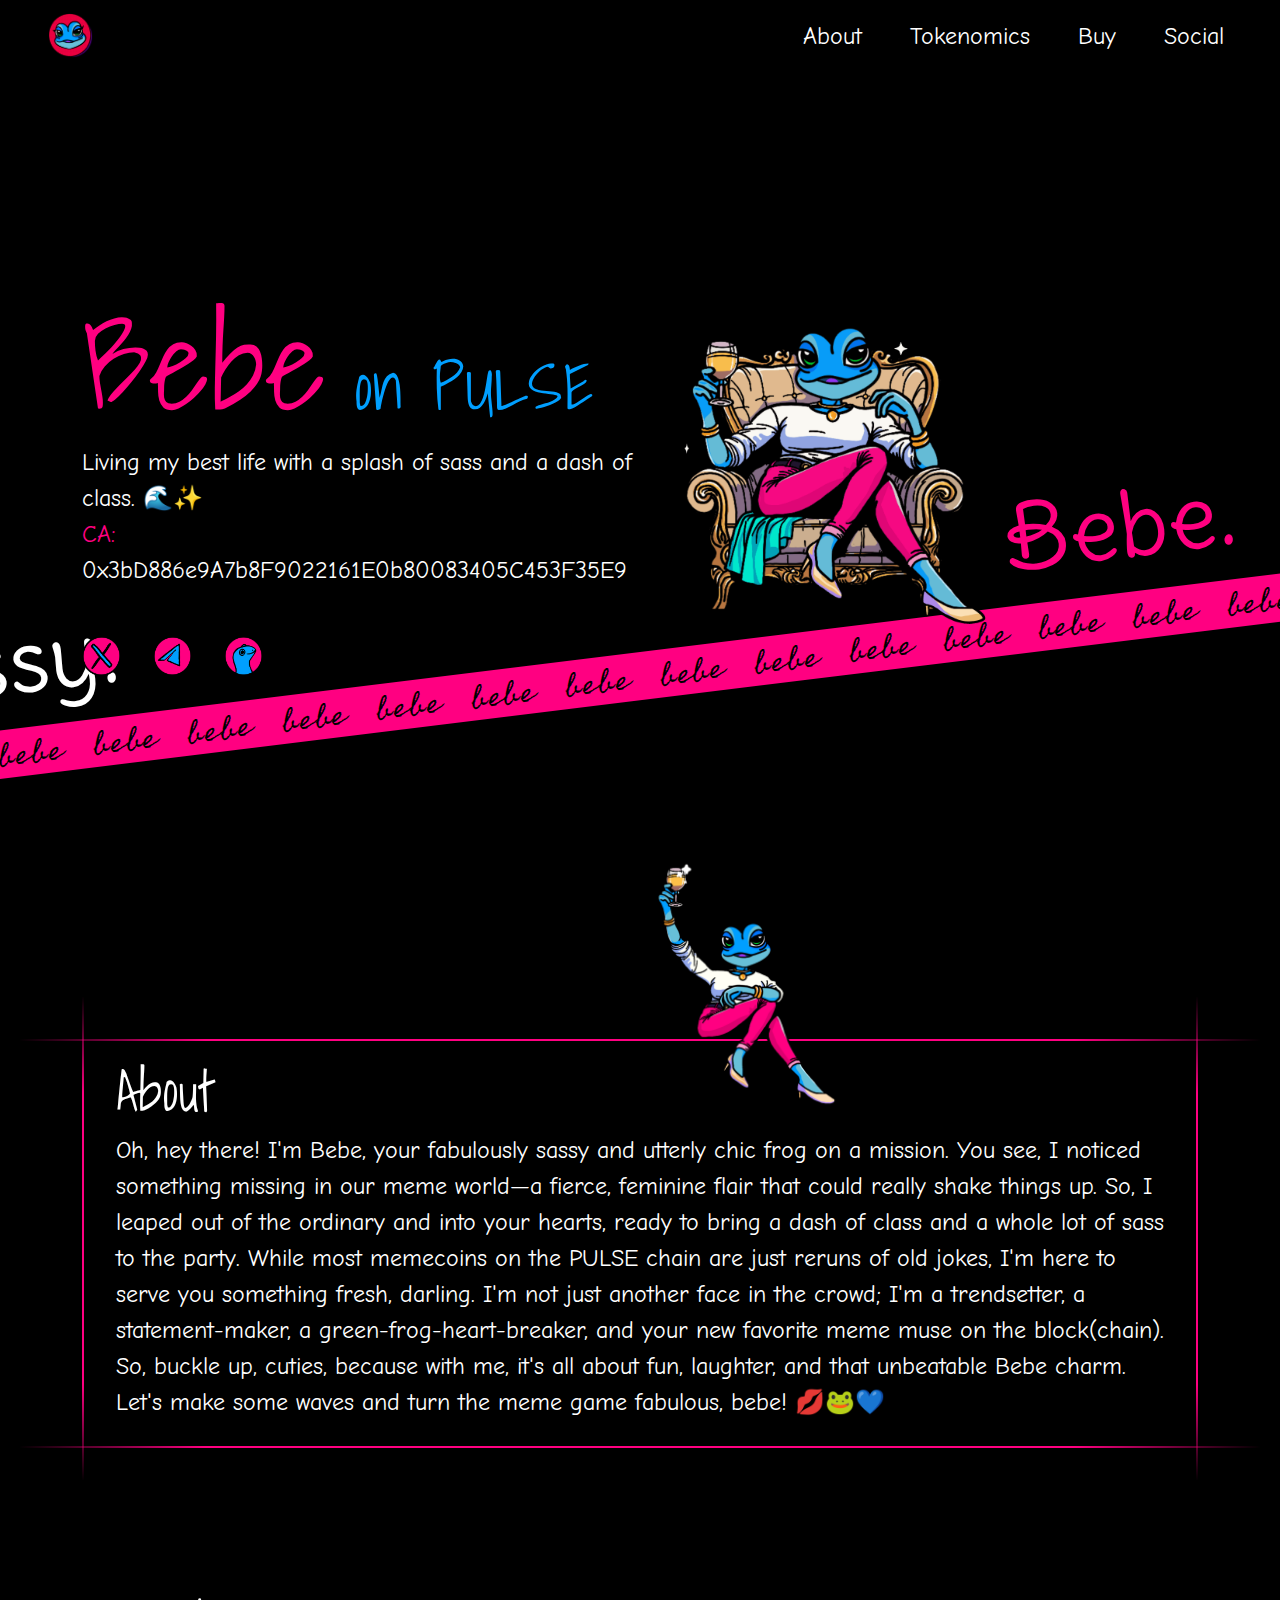
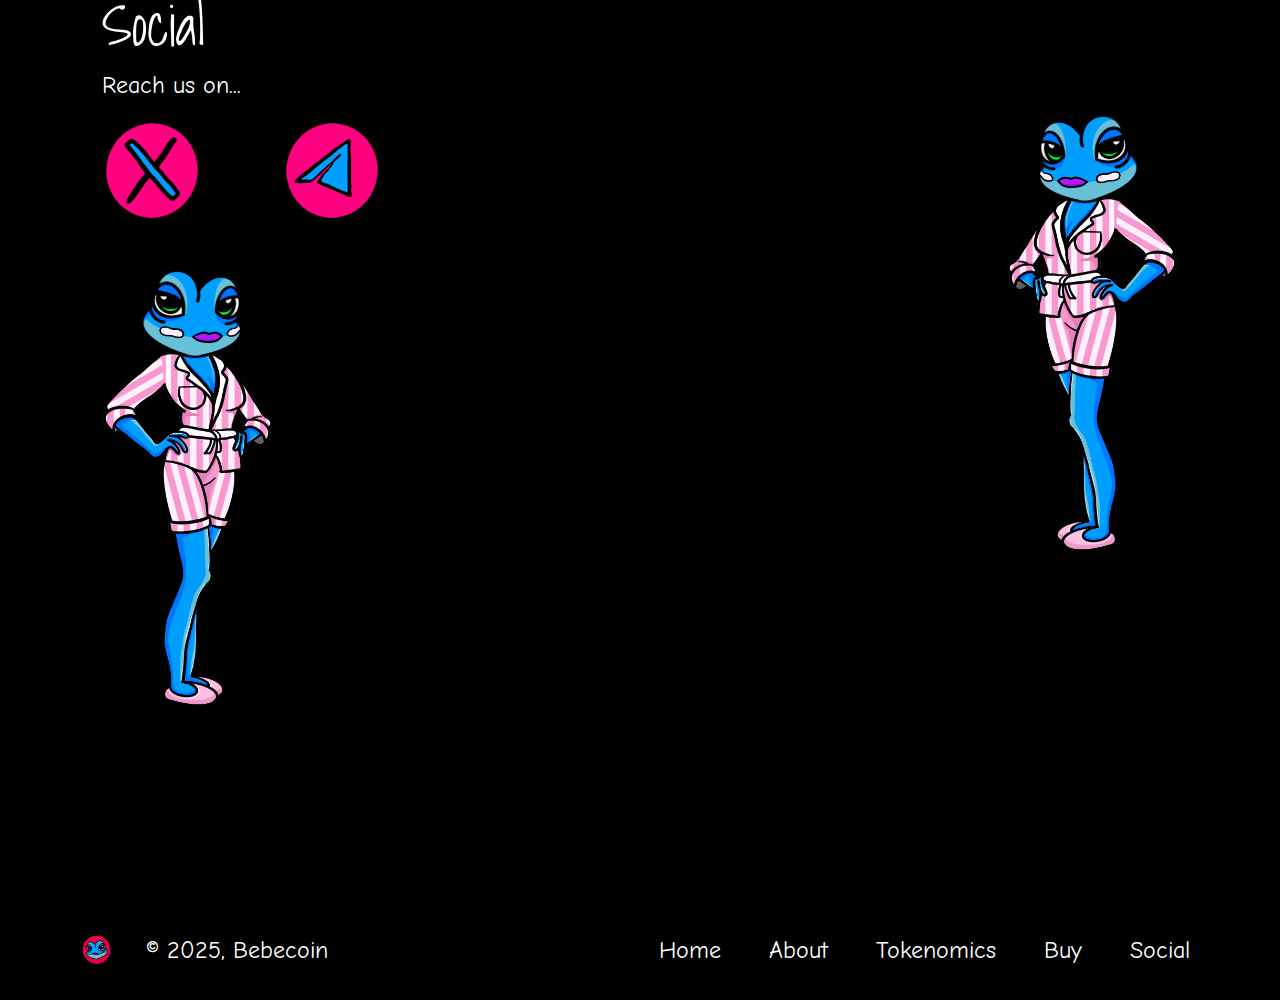
<file: index.html>
<!DOCTYPE html>
<html lang="en">

<head>
    <meta charset="UTF-8">
    <meta name="viewport" content="width=device-width, initial-scale=1.0">
    <title>Bebecoin</title>
    <meta name="description" content="Bebecoin is a meme coin on the PULSE chain.">
    <link rel="icon" href="images/favicon.png">
    <link href="css/bootstrap.min.css" rel="stylesheet" crossorigin="anonymous">
    <link rel="stylesheet" href="css/style.css">
    <script src="js/jquery.min.js"></script>

</head>

<body>
    <nav class="navbar navbar-dark navbar-expand-lg">
        <div class="container-fluid ps-lg-5 pe-lg-5">
            <a class="navbar-brand" href="#header-section"> <img src="images/coin.png" alt="BEBE Logo" width="45"
                    height="45"></a>
            <button class="navbar-toggler" type="button" data-bs-toggle="collapse"
                data-bs-target="#navbarSupportedContent" aria-controls="navbarSupportedContent" aria-expanded="false"
                aria-label="Toggle navigation">
                <span class="navbar-toggler-icon"></span>
            </button>
            <div class="collapse navbar-collapse" id="navbarSupportedContent">
                <ul class="navbar-nav ms-auto mb-2 mb-lg-0">
                    <li class="nav-item">
                        <a class="nav-link" href="#about-section">About</a>
                    </li>
                    <li class="nav-item">
                        <a class="nav-link" href="#tokenomics-section">Tokenomics</a>
                    </li>
                    <li class="nav-item">
                        <a class="nav-link"
                            href="https://pump.tires/token/0x3bD886e9A7b8F9022161E0b80083405C453F35E9">Buy</a>
                    </li>
                    <li class="nav-item">
                        <a class="nav-link" href="#social-section">Social</a>
                    </li>
                </ul>
            </div>
        </div>
    </nav>
    <div id="header-section" class="container vh-100 d-flex flex-row justify-content-start">
        <div class="col-12 col-lg-6 d-flex flex-column justify-content-center" style="margin-bottom: 5em; z-index: 10">
            <h1 class="mb-1"><span>Bebe</span> on PULSE</h1>
            <p class="mb-5" style="overflow-wrap: break-word;">Living my best life with a splash of sass and a dash of
                class. 🌊✨<br>
                <span style="color: #ff0081;">CA:
                </span>0x3bD886e9A7b8F9022161E0b80083405C453F35E9
            </p>
            <div class="d-flex flex-row">
                <a href="https://x.com/Bebe_PulseChain" target="_blank"><img class="header-link"
                        src="images/twitter_icon.png"></a>
                <a href="https://t.me/BebePulse_Channel" target="_blank"><img class="header-link"
                        src="images/telegram_icon.png"></a>
                <a href="https://www.coingecko.com" target="_blank"><img class="header-link"
                        src="images/coinGecko_icon.png"></a>


            </div>
        </div>
    </div>
    <div class="d-none d-lg-flex flex-column align-items-center"
        style="position: relative; margin-top: -70vh; transform: rotate(-7deg); -webkit-transform: rotate(-7deg);">
        <div class=" w-100 d-flex flex-row justify-content-end align-items-end" style="padding-right: 3em;">
            <div id="floating-text">
                Classy.
            </div>
            <div id="floating-text-2">
                Sassy.
            </div>
            <div id="floating-text-3">
                PULSE.
            </div>
            <img src="images/throne_animated_trimmed.gif"
                style="width: 25vw; transform: rotate(7deg); -webkit-transform: rotate(7deg); z-index: 5;">
            <div id="floating-text-4">
                Bebe.
            </div>
        </div>
        <div class="div-banner desktop" style="z-index: -1;">
            <div class="banner banner-orig">
                <div class="banner-item">bebe</div>
                <div class="banner-item">bebe</div>
                <div class="banner-item">bebe</div>
                <div class="banner-item">bebe</div>
                <div class="banner-item">bebe</div>
                <div class="banner-item">bebe</div>
                <div class="banner-item">bebe</div>
                <div class="banner-item">bebe</div>
                <div class="banner-item">bebe</div>
                <div class="banner-item">bebe</div>
                <div class="banner-item">bebe</div>
                <div class="banner-item">bebe</div>
                <div class="banner-item">bebe</div>
                <div class="banner-item">bebe</div>
                <div class="banner-item">bebe</div>
                <div class="banner-item">bebe</div>
                <div class="banner-item">bebe</div>
                <div class="banner-item">bebe</div>
                <div class="banner-item">bebe</div>
                <div class="banner-item">bebe</div>
                <div class="banner-item">bebe</div>
                <div class="banner-item">bebe</div>
                <div class="banner-item">bebe</div>
                <div class="banner-item">bebe</div>
                <div class="banner-item">bebe</div>
                <div class="banner-item">bebe</div>
                <div class="banner-item">bebe</div>
                <div class="banner-item">bebe</div>
                <div class="banner-item">bebe</div>
                <div class="banner-item">bebe</div>
                <div class="banner-item">bebe</div>
                <div class="banner-item">bebe</div>
                <div class="banner-item">bebe</div>
                <div class="banner-item">bebe</div>
                <div class="banner-item">bebe</div>
                <div class="banner-item">bebe</div>
                <div class="banner-item">bebe</div>
                <div class="banner-item">bebe</div>
                <div class="banner-item">bebe</div>
                <div class="banner-item">bebe</div>
                <div class="banner-item">bebe</div>
                <div class="banner-item">bebe</div>
                <div class="banner-item">bebe</div>
                <div class="banner-item">bebe</div>
                <div class="banner-item">bebe</div>
                <div class="banner-item">bebe</div>
                <div class="banner-item">bebe</div>
                <div class="banner-item">bebe</div>
            </div>
        </div>
    </div>
    <div id="about-section" class="container d-flex flex-column justify-content-center">
        <div class="w-100">
            <img src="images/cheers.png" id="img-cheers">
            <div class="box" id="about-container">
                <h2>About</h2>
                <p>
                    Oh, hey there! I'm Bebe, your fabulously sassy and utterly chic frog on a mission. You see, I
                    noticed something missing in our meme world—a fierce, feminine flair that could really shake things
                    up. So, I leaped out of the ordinary and into your hearts, ready to bring a dash of class and a
                    whole lot of sass to the party. While most memecoins on the PULSE chain are just reruns of old jokes,
                    I'm here to serve you something fresh, darling. I'm not just another face in the crowd; I'm a
                    trendsetter, a statement-maker, a green-frog-heart-breaker, and your new favorite meme muse on the
                    block(chain). So, buckle up, cuties, because with me, it's all about fun, laughter, and that
                    unbeatable Bebe charm. Let's make some waves and turn the meme game fabulous, bebe! 💋🐸💙</p>

            </div>
        </div>
    </div>


    <div id="social-section" class="container" style="padding: 0; margin-top: 5em;">
        <div style="padding: 2em">
            <h2>Social</h2>
            <div style="display: flex;justify-content: center;align-self: center;"
                class="d-flex flex-column flex-lg-row justify-content-between">
                <div>
                    <p>Reach us on...</p>
                    <div class="d-flex flex-row">
                        <a href="https://x.com/Bebe_PulseChain" target="_blank"><img style="width: 100px; margin-right: 5em;"
                                src="images/twitter_icon.png"></a>
                        <a href="#" target="_blank"><img style="width: 100px;" src="images/telegram_icon.png"></a>
                    </div>
                    <img src="images/pjs.png" class="col-12">
                </div>
                <div>


                    <img style="transform: rotateY(-180deg);" src="images/pjs.png" class="col-12">
                </div>

            </div>
        </div>
    </div>
    <div class="container" style="margin-top: 3em;">
        <footer class="d-flex flex-wrap justify-content-between align-items-center py-3 my-2">
            <a href="/" class="d-flex align-items-center justify-content-center mb-3 mb-md-0 text-decoration-none">
                <img src="images/coin.png" alt="BEBE Logo" width="30" height="30"></a>
            <p class="mb-0">© 2025, Bebecoin</p>
            <ul class="nav col-md-9 justify-content-end">
                <li class="nav-item"><a href="#header-section" class="nav-link px-2">Home</a></li>
                <li class="nav-item"><a href="#about-section" class="nav-link px-2">About</a></li>
                <li class="nav-item"><a href="#tokenomics-section" class="nav-link px-2">Tokenomics</a></li>
                <li class="nav-item"><a
                        href="https://pump.tires/token/0x3bD886e9A7b8F9022161E0b80083405C453F35E9"
                        class="nav-link px-2">Buy</a></li>
                <li class="nav-item"><a href="#social-section" class="nav-link px-2">Social</a></li>
            </ul>
        </footer>
    </div>
    <script src="js/script.js"></script>
    <script src="js/bootstrap.bundle.min.js" crossorigin="anonymous"></script>
</body>

</html>
</file>
<file: css/style.css>
@import url('css2.css');


body {
    background-color: black;
    overflow-x: hidden;
    overflow-y: scroll;
}

.nav-link {
    color: white;
    font-family: 'Comic Neue', sans-serif;
    font-size: 1.5em;
}

.nav-item {
    margin-left: 2em;
}

footer ul li {
    color: white;
}

h1 {
    font-family: 'Shadows Into Light', cursive;
    font-size: 4em;
    color: #009fff;
}

h1 span {
    color: #ff0081;
    font-size: 2em;
}

h2 {
    font-family: 'Shadows Into Light', cursive;
    font-size: 3.5em;
    color: white;
}

p {
    color: white;
    font-family: 'Comic Neue', sans-serif;
    font-size: 1.5em;
}

.header-link {
    height: 40px;
    width: auto;
    margin-right: 2em;
}

#floating-text,
#floating-text-2,
#floating-text-3,
#floating-text-4 {
    color: white;
    font-size: 10vh;
    font-family: "Delius Swash Caps", cursive;
    font-weight: 400;
    bottom: 22vh;
    left: 25vw;
    z-index: -1;
}

#floating-text {
    animation: blinker1 3s linear infinite;
}

#floating-text-2 {
    animation: blinker1 3s linear infinite;
    animation-delay: 1s;
    opacity: 0;
}

#floating-text-3 {
    animation: blinker1 3s linear infinite;
    animation-delay: 2s;
    opacity: 0;
}

#floating-text-4 {
    color: #ff0081;
    animation: blinker 1s linear infinite;
}

@keyframes blinker {
    0% {
        opacity: 0;
    }

    30% {
        opacity: 100%
    }

    60% {
        opacity: 100%;
    }

    90% {
        opacity: 0;
    }

    100% {
        opacity: 0;
    }
}

@keyframes blinker1 {
    0% {
        opacity: 0;
    }

    10% {
        opacity: 100%
    }

    20% {
        opacity: 100%;
    }

    30% {
        opacity: 0;
    }

    100% {
        opacity: 0;
    }
}


#about-container {
    /* border: 2px solid #ff0081; */
    padding: 2em
}

#img-cheers {
    position: relative;
    height: 250px;
    width: auto;
    top: 113px;
    right: -25vw
}

#tokenomics-box {
    margin-top: 2em;
    padding-left: 2em;
}

#reading-frog {
    position: relative;
    bottom: -1.5vw;
}

#social-section {
    min-height: 100vh;
}

#social-section {
    min-height: 100vh;
}

/* animations */

@keyframes scroll {
    0% {
        -webkit-transform: translateX(100%);
        transform: translateX(100%);
    }

    100% {
        -webkit-transform: translateX(-100%);
        transform: translateX(-100%);
    }
}

@-webkit-keyframes scroll {
    0% {
        -webkit-transform: translateX(100%);
    }

    100% {
        -webkit-transform: translateX(-100%);
    }
}


@keyframes scroll-start {
    0% {
        -webkit-transform: translateX(-0%);
        transform: translateX(-0%);
    }

    100% {
        -webkit-transform: translateX(-100%);
        transform: translateX(-100%);
    }
}

@-webkit-keyframes scroll-start {
    0% {
        -webkit-transform: translateX(-0%);
    }

    100% {
        -webkit-transform: translateX(-100%);
    }
}

@keyframes scroll-second {
    0% {
        -webkit-transform: translateX(-0%);
        transform: translateX(-0%);
    }

    100% {
        -webkit-transform: translateX(-200%);
        transform: translateX(-200%);
    }
}

@-webkit-keyframes scroll-second {
    0% {
        -webkit-transform: translateX(-0%);
    }

    100% {
        -webkit-transform: translateX(-200%);
    }
}

/* end animations */


.div-banner {
    z-index: 10;
    width: 5000px;
    max-height: 3em;
    white-space: nowrap;
    background: #ff0081;
    color: black;
    position: relative;
    /*    text-align:center;*/
    letter-spacing: 2px;
    font-family: 'Homemade Apple', cursive;
    font-size: 1.5em;
    overflow: hidden;
    display: -webkit-inline-box !important;
    display: -ms-inline-flexbox !important;
    display: inline-flex !important;
    padding-top: 0.5em;
}

.banner {
    display: inline-block;
    /*
      padding-left: 100%;
      padding-right: 100%;
  */

    -webkit-animation-iteration-count: infinite;
    animation-iteration-count: infinite;
    -webkit-animation-timing-function: linear;
    animation-timing-function: linear;
    -webkit-animation-name: scroll;
    animation-name: scroll;
    -webkit-animation-duration: 50s;
    animation-duration: 50s;
}


.banner * {
    padding: 0 0.4em;
    display: inline-block;
    white-space: nowrap
}


.div-banner.desktop {
    /* top: 150px;
      left: -100px; */
    width: 150vw;
}

.banner-item {
    color: black;
}


#tokenomics-graph {
    width: 100%;
    height: 100%;
}

@media (min-width: 990px) {
    /* #tokenomics-graph {
        height: 35vw;
        width: auto;
        max-height: 650px;
    } */

    #img-cheers {
        position: relative;
        height: 250px;
        width: auto;
        top: 113px;
        right: -40vw
    }

    .box {
        /* margin: 2% 4% 2% 5%; */
        display: inline-table;
        box-sizing: border-box;
        border-left: 0.15em solid #ff0081;
        border-image-slice: 1;
        border-right: 0.15em solid #ff0081;
        border-image-source: linear-gradient(180deg,
                transparent,
                #ff0081 20%,
                #ff0081 80%,
                #ffffff00 100%);
        padding-right: 1em;
        padding-bottom: 4em;
    }

    .box-2 {
        /* margin: 2% 4% 2% 5%; */
        display: inline-table;
        box-sizing: border-box;
        border-image-slice: 1;
        border-right: 0.15em solid #009fff;
        border-image-source: linear-gradient(180deg,
                transparent,
                #009fff 20%,
                #009fff 60%,
                #ffffff00 90%);
    }

    .box:after {
        content: "";
        float: left;
        width: calc(100% + 12em);
        border-bottom: 0.15em solid red;
        border-image-slice: 1;
        border-image-source: linear-gradient(90deg,
                transparent,
                #ff0081 15%,
                #ff0081 85%,
                #ffffff00);
        margin-left: -6em;
        height: 0.75em;
    }

    .box-2:after {
        content: "";
        float: left;
        width: calc(100% + 6em);
        border-bottom: 0.15em solid red;
        border-image-slice: 1;
        border-image-source: linear-gradient(90deg,
                transparent,
                #009fff 15%,
                #009fff 85%,
                #ffffff00);
        margin-left: -6em;
        height: 0.1em;
    }

    .box:before {
        content: "";
        float: left;
        width: calc(100% + 12em);
        border-bottom: 0.15em solid red;
        border-image-slice: 1;
        border-image-source: linear-gradient(90deg,
                transparent,
                #ff0081 15%,
                #ff0081 85%,
                #ffffff00);
        margin-left: -6em;
        height: 0.75em;
        margin-bottom: 1em;
    }

    #about-section {
        margin-top: 3em;
    }

    #buy-section {
        padding-right: 2em;
        padding-left: 2em;
    }
}
</file>
